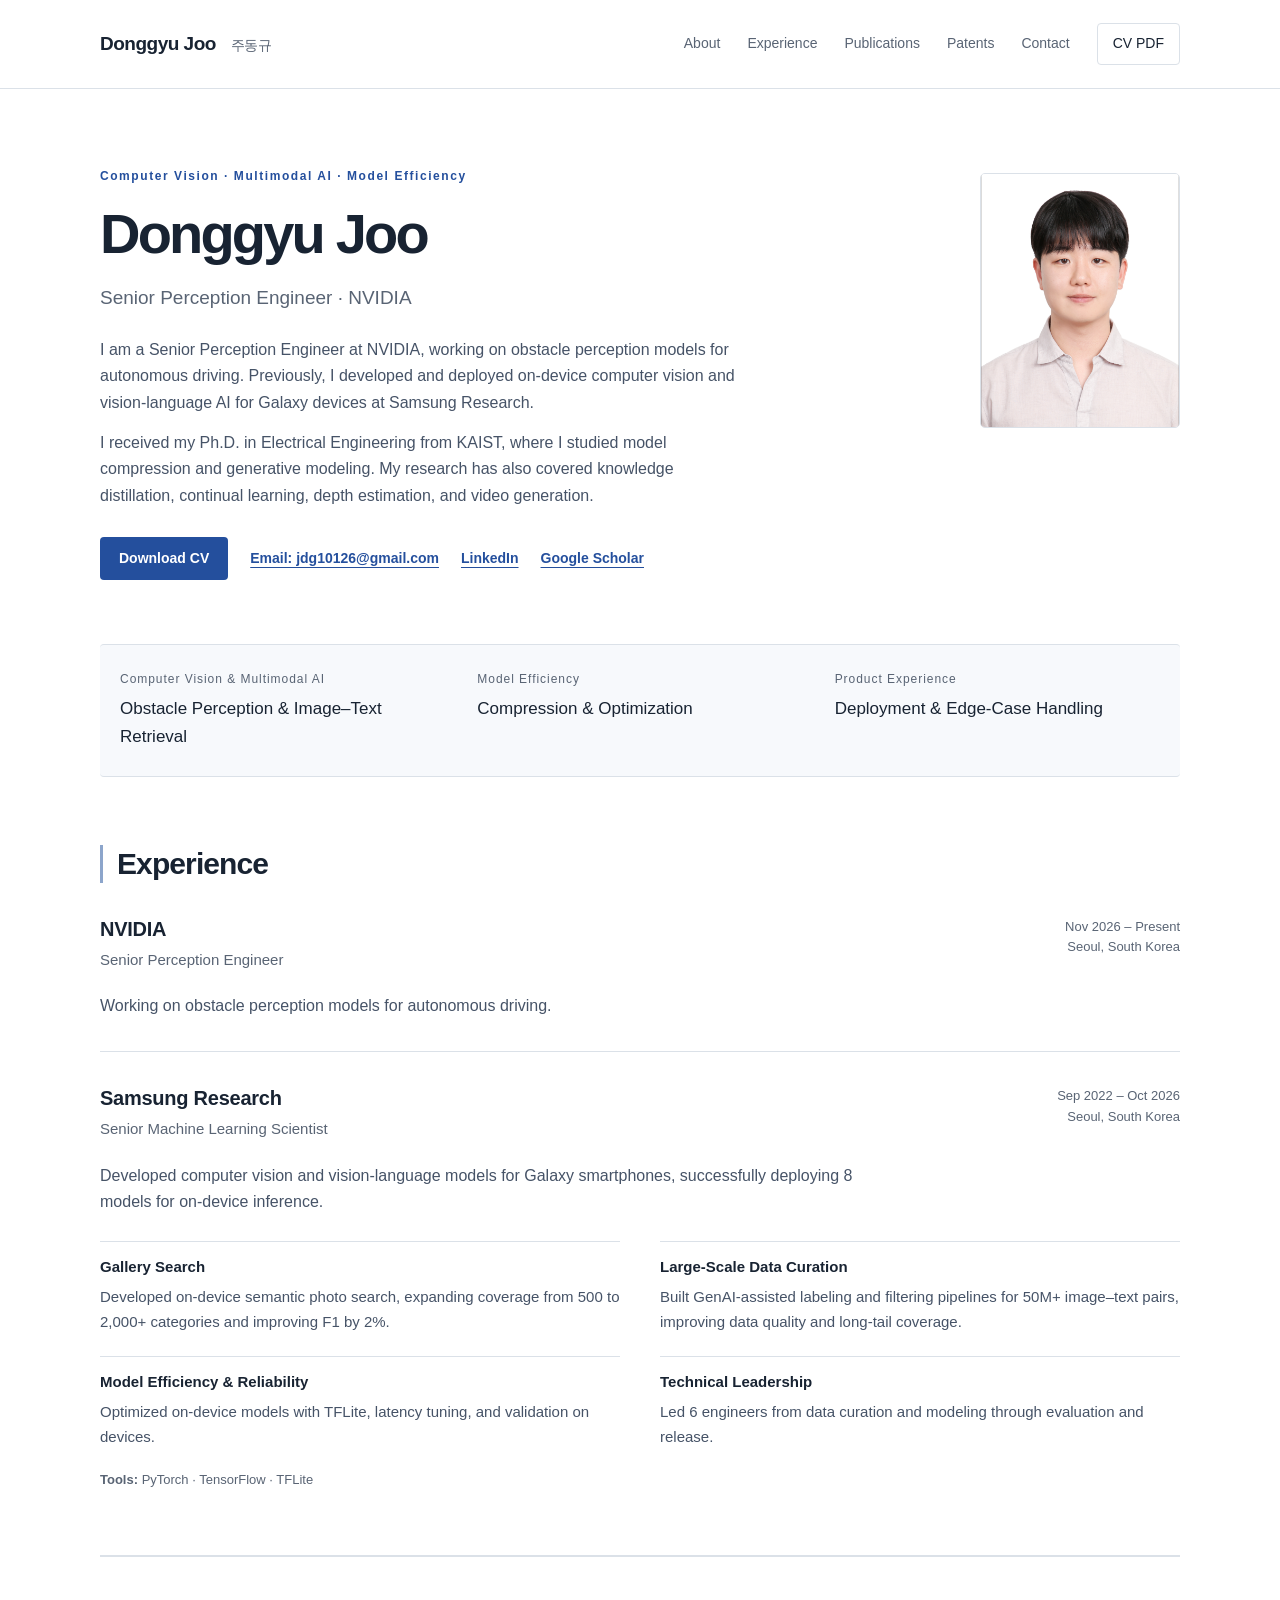
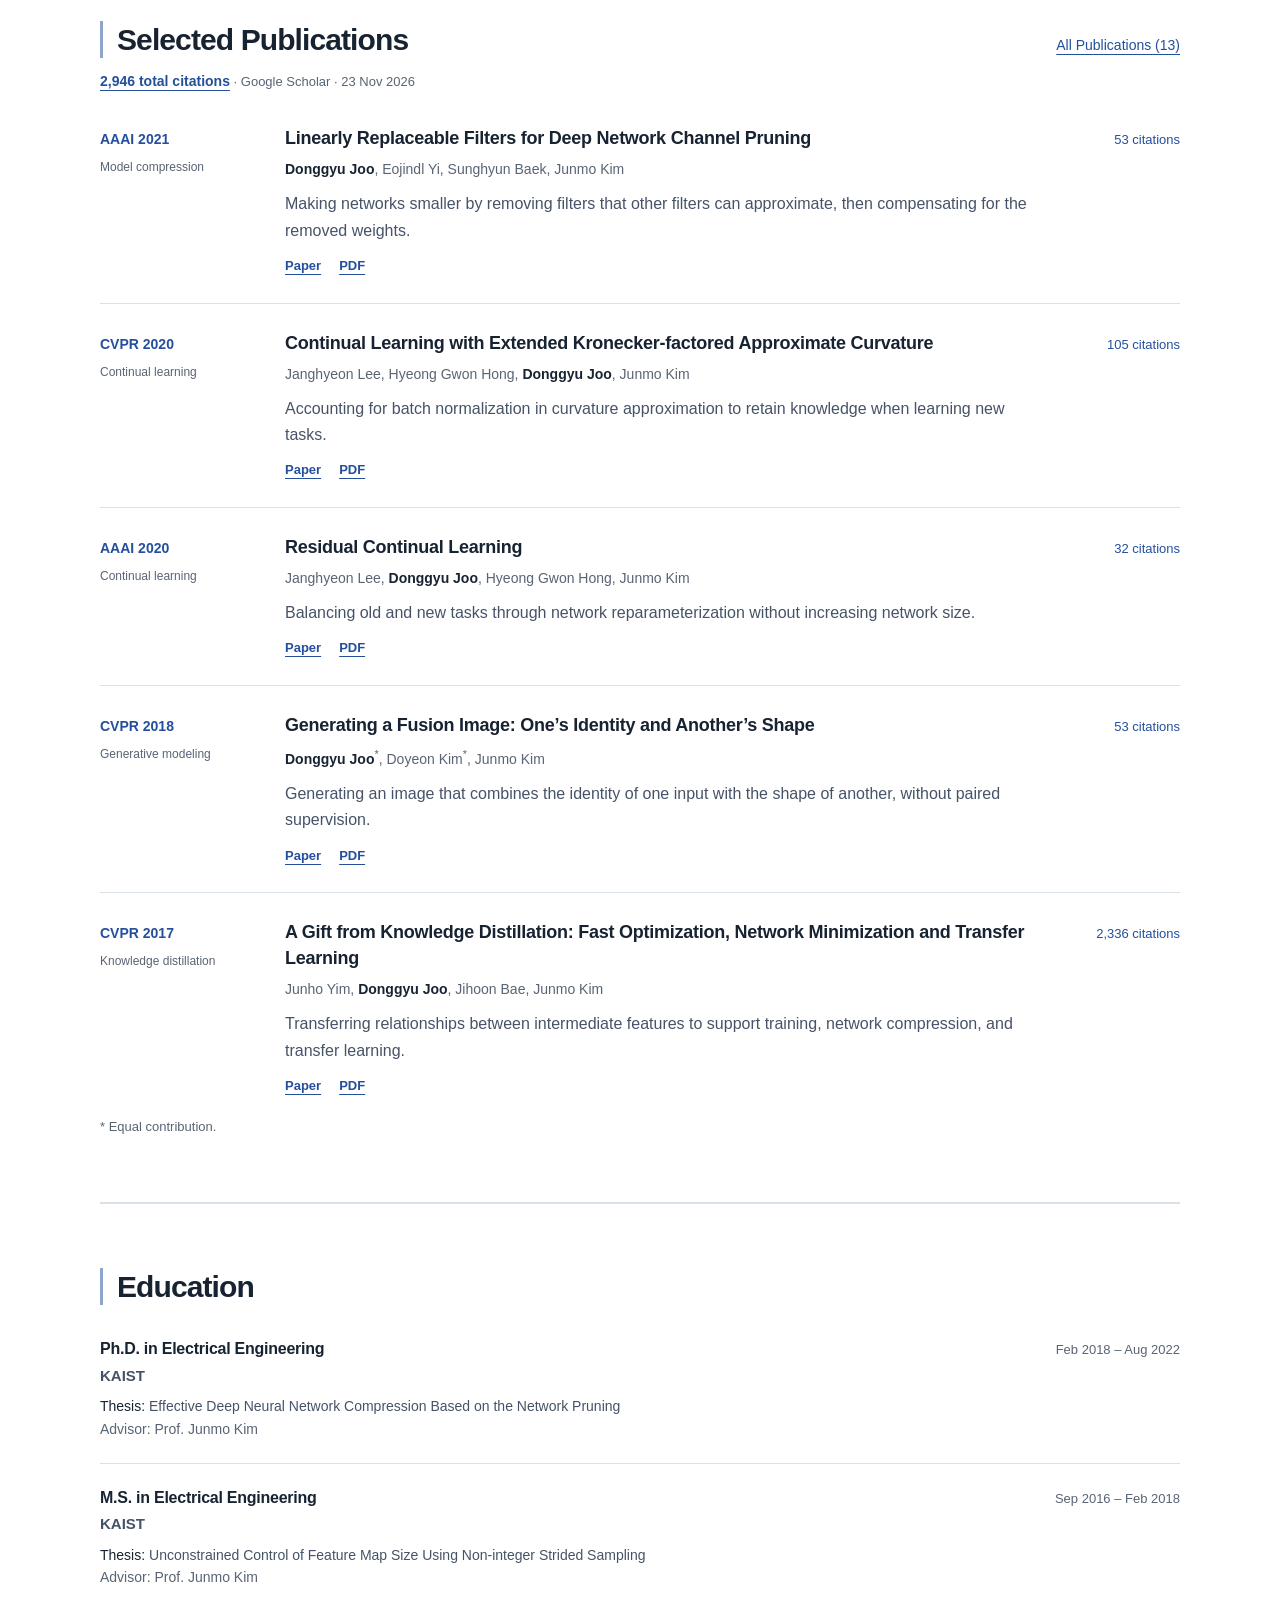
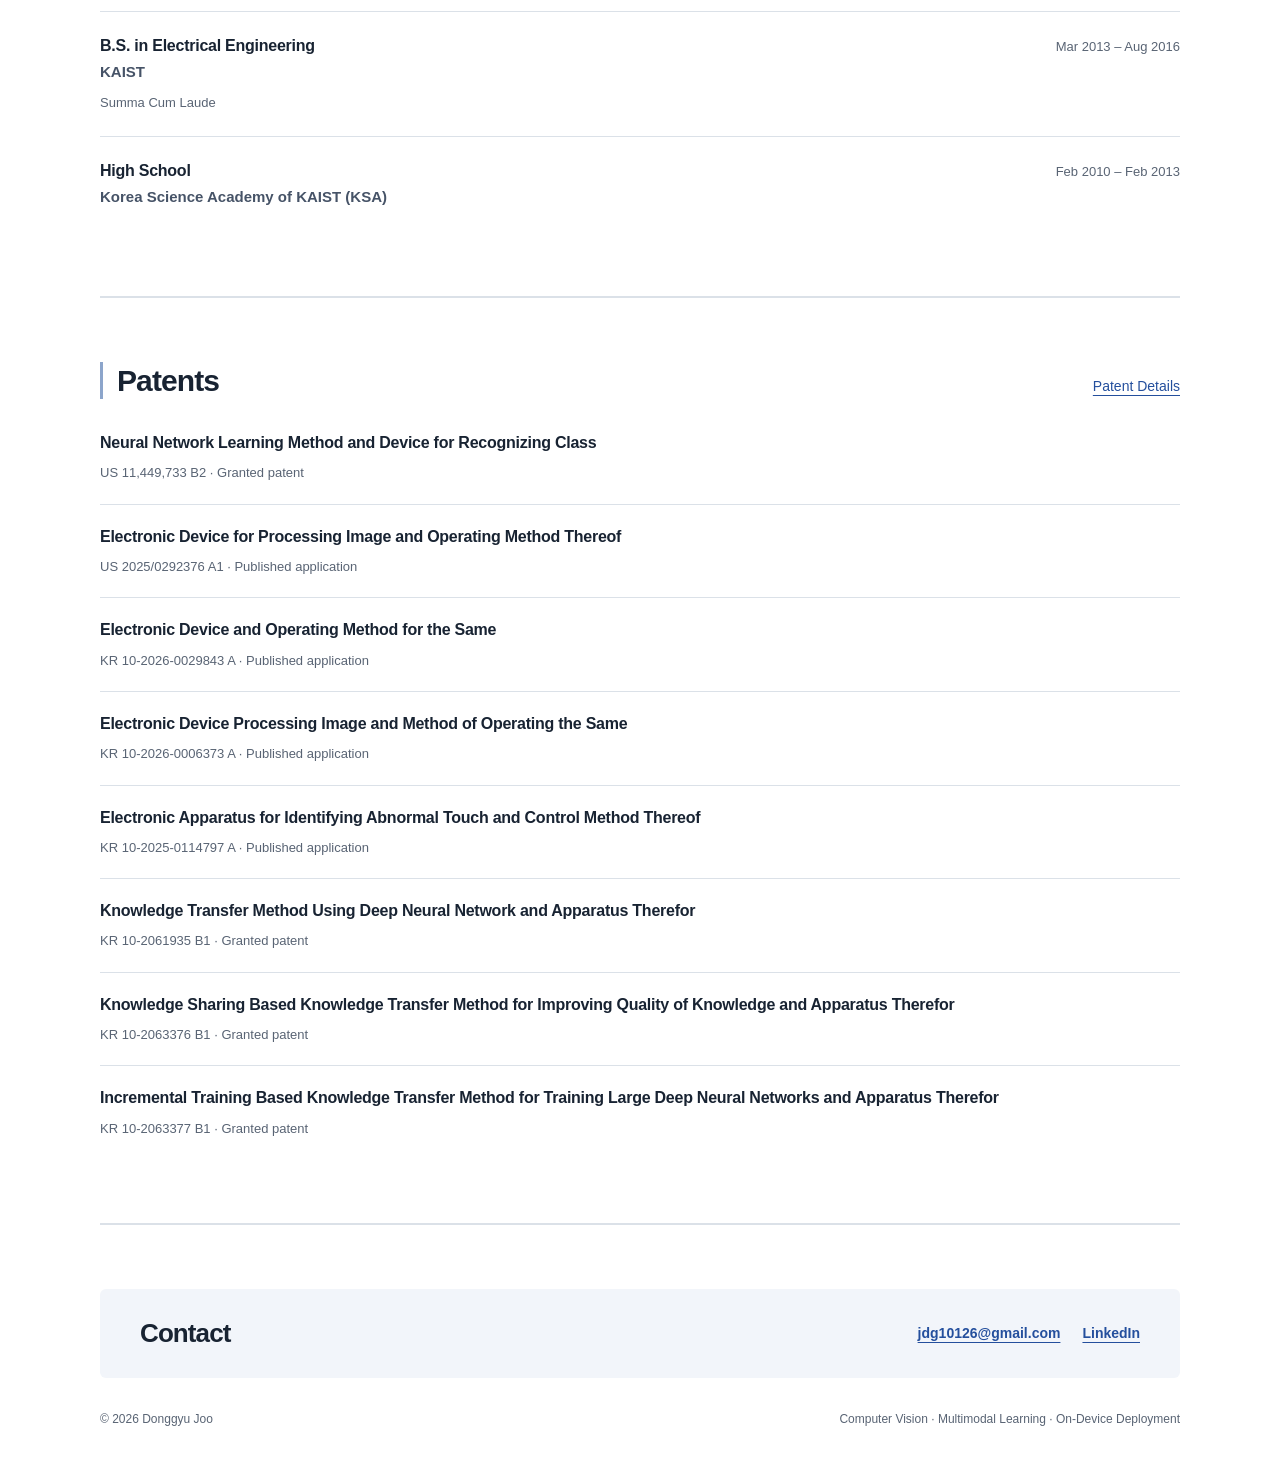
<file: index.html>
<!doctype html>
<html lang="en"><head><meta charset="utf-8"><meta name="viewport" content="width=device-width, initial-scale=1"><title>Donggyu Joo | Computer Vision &amp; Multimodal AI</title><meta name="description" content="Donggyu Joo is a Senior Perception Engineer at NVIDIA working on obstacle perception for autonomous driving, with a background in computer vision and multimodal AI."><meta name="theme-color" content="#244f9d"><meta property="og:title" content="Donggyu Joo | Computer Vision &amp; Multimodal AI"><meta property="og:description" content="Donggyu Joo is a Senior Perception Engineer at NVIDIA working on obstacle perception for autonomous driving, with a background in computer vision and multimodal AI."><meta property="og:type" content="website"><link rel="icon" href="assets/favicon.svg" type="image/svg+xml"><link rel="stylesheet" href="assets/style.css?v=68a4f2c859ad"></head>
<body><a class="skip" href="#main">Skip to content</a><header class="header"><div class="wrap nav"><a class="brand" href="index.html">Donggyu Joo <span>주동규</span></a><nav class="nav-links" aria-label="Main navigation"><a href="index.html#about">About</a><a href="index.html#experience">Experience</a><a href="publications.html">Publications</a><a href="patents.html">Patents</a><a href="index.html#contact">Contact</a><a class="nav-cv" href="assets/CV_DonggyuJoo.pdf" download data-goatcounter-click="cv-download" data-goatcounter-title="CV download click">CV PDF</a></nav></div></header>
<main id="main" class="wrap">
<section class="hero" id="about" aria-labelledby="name"><div class="hero-copy"><p class="eyebrow">Computer Vision · Multimodal AI · Model Efficiency</p><h1 id="name">Donggyu Joo</h1><p class="role">Senior Perception Engineer · NVIDIA</p><div class="bio"><p>I am a Senior Perception Engineer at NVIDIA, working on obstacle perception models for autonomous driving. Previously, I developed and deployed on-device computer vision and vision-language AI for Galaxy devices at Samsung Research.</p><p>I received my Ph.D. in Electrical Engineering from KAIST, where I studied model compression and generative modeling. My research has also covered knowledge distillation, continual learning, depth estimation, and video generation.</p></div><div class="links"><a class="button" href="assets/CV_DonggyuJoo.pdf" download data-goatcounter-click="cv-download" data-goatcounter-title="CV download click">Download CV</a><div class="profile-links"><a href="mailto:jdg10126@gmail.com">Email: jdg10126@gmail.com</a><a href="https://www.linkedin.com/in/donggyu-joo-a0a8ba22b/">LinkedIn</a><a href="https://scholar.google.com/citations?user=C5ULtbwAAAAJ&amp;hl=en">Google Scholar</a></div></div></div><figure class="portrait"><img src="assets/donggyu-joo.jpg" width="200" height="255" alt="Portrait of Donggyu Joo" fetchpriority="high"></figure></section>
<div class="focus-strip" aria-label="Research and engineering focus"><div><p class="label">Computer Vision &amp; Multimodal AI</p><p class="value">Obstacle Perception &amp; Image–Text Retrieval</p></div><div><p class="label">Model Efficiency</p><p class="value">Compression &amp; Optimization</p></div><div><p class="label">Product Experience</p><p class="value">Deployment &amp; Edge-Case Handling</p></div></div>
<section class="section" id="experience" aria-labelledby="experience-heading">
<div class="section-heading"><h2 id="experience-heading">Experience</h2></div>
<article class="employment">
<header class="employment-heading">
<div><h3>NVIDIA</h3><p class="employment-role">Senior Perception Engineer</p></div>
<p class="employment-meta">Nov 2026 – Present<span>Seoul, South Korea</span></p>
</header>
<p class="summary">Working on obstacle perception models for autonomous driving.</p>
</article>
<article class="employment">
<header class="employment-heading">
<div><h3>Samsung Research</h3><p class="employment-role">Senior Machine Learning Scientist</p></div>
<p class="employment-meta">Sep 2022 – Oct 2026<span>Seoul, South Korea</span></p>
</header>
<p class="summary">Developed computer vision and vision-language models for Galaxy smartphones, successfully deploying 8 models for on-device inference.</p>
<div class="contribution-list">
<section class="contribution-row"><h4>Gallery Search</h4><p>Developed on-device semantic photo search, expanding coverage from 500 to 2,000+ categories and improving F1 by 2%.</p></section>
<section class="contribution-row"><h4>Large-Scale Data Curation</h4><p>Built GenAI-assisted labeling and filtering pipelines for 50M+ image–text pairs, improving data quality and long-tail coverage.</p></section>
<section class="contribution-row"><h4>Model Efficiency &amp; Reliability</h4><p>Optimized on-device models with TFLite, latency tuning, and validation on devices.</p></section>
<section class="contribution-row"><h4>Technical Leadership</h4><p>Led 6 engineers from data curation and modeling through evaluation and release.</p></section>
</div>
<p class="experience-tools"><span>Tools:</span> PyTorch · TensorFlow · TFLite</p>
</article>
</section>
<section class="section" id="publications"><div class="section-heading"><div><h2>Selected Publications</h2><p class="citation-summary"><a href="https://scholar.google.com/citations?user=C5ULtbwAAAAJ&amp;hl=en">2,946 total citations</a> <span>· Google Scholar · 23 Nov 2026</span></p></div><a href="publications.html">All Publications (13)</a></div><div><article class="pub" id="lrf"><div class="venue">AAAI 2021<span class="topic">Model compression</span></div><div><div class="pub-heading"><h3><a href="https://ojs.aaai.org/index.php/AAAI/article/view/16978">Linearly Replaceable Filters for Deep Network Channel Pruning</a></h3><span class="citation-count" title="Google Scholar · 23 Nov 2026">53 citations</span></div><p class="authors"><strong>Donggyu Joo</strong>, Eojindl Yi, Sunghyun Baek, Junmo Kim</p><p class="summary">Making networks smaller by removing filters that other filters can approximate, then compensating for the removed weights.</p><div class="links"><a href="https://ojs.aaai.org/index.php/AAAI/article/view/16978">Paper</a><a href="https://ojs.aaai.org/index.php/AAAI/article/download/16978/16785">PDF</a></div></div></article><article class="pub" id="ekfac"><div class="venue">CVPR 2020<span class="topic">Continual learning</span></div><div><div class="pub-heading"><h3><a href="https://openaccess.thecvf.com/content_CVPR_2020/html/Lee_Continual_Learning_With_Extended_Kronecker-Factored_Approximate_Curvature_CVPR_2020_paper.html">Continual Learning with Extended Kronecker-factored Approximate Curvature</a></h3><span class="citation-count" title="Google Scholar · 23 Nov 2026">105 citations</span></div><p class="authors">Janghyeon Lee, Hyeong Gwon Hong, <strong>Donggyu Joo</strong>, Junmo Kim</p><p class="summary">Accounting for batch normalization in curvature approximation to retain knowledge when learning new tasks.</p><div class="links"><a href="https://openaccess.thecvf.com/content_CVPR_2020/html/Lee_Continual_Learning_With_Extended_Kronecker-Factored_Approximate_Curvature_CVPR_2020_paper.html">Paper</a><a href="https://openaccess.thecvf.com/content_CVPR_2020/papers/Lee_Continual_Learning_With_Extended_Kronecker-Factored_Approximate_Curvature_CVPR_2020_paper.pdf">PDF</a></div></div></article><article class="pub" id="rescl"><div class="venue">AAAI 2020<span class="topic">Continual learning</span></div><div><div class="pub-heading"><h3><a href="https://ojs.aaai.org/index.php/AAAI/article/view/5884">Residual Continual Learning</a></h3><span class="citation-count" title="Google Scholar · 23 Nov 2026">32 citations</span></div><p class="authors">Janghyeon Lee, <strong>Donggyu Joo</strong>, Hyeong Gwon Hong, Junmo Kim</p><p class="summary">Balancing old and new tasks through network reparameterization without increasing network size.</p><div class="links"><a href="https://ojs.aaai.org/index.php/AAAI/article/view/5884">Paper</a><a href="https://ojs.aaai.org/index.php/AAAI/article/download/5884/5740">PDF</a></div></div></article><article class="pub" id="fusion"><div class="venue">CVPR 2018<span class="topic">Generative modeling</span></div><div><div class="pub-heading"><h3><a href="https://openaccess.thecvf.com/content_cvpr_2018/html/Joo_Generating_a_Fusion_CVPR_2018_paper.html">Generating a Fusion Image: One’s Identity and Another’s Shape</a></h3><span class="citation-count" title="Google Scholar · 23 Nov 2026">53 citations</span></div><p class="authors"><strong>Donggyu Joo</strong><sup>*</sup>, Doyeon Kim<sup>*</sup>, Junmo Kim</p><p class="summary">Generating an image that combines the identity of one input with the shape of another, without paired supervision.</p><div class="links"><a href="https://openaccess.thecvf.com/content_cvpr_2018/html/Joo_Generating_a_Fusion_CVPR_2018_paper.html">Paper</a><a href="https://openaccess.thecvf.com/content_cvpr_2018/papers/Joo_Generating_a_Fusion_CVPR_2018_paper.pdf">PDF</a></div></div></article><article class="pub" id="gift"><div class="venue">CVPR 2017<span class="topic">Knowledge distillation</span></div><div><div class="pub-heading"><h3><a href="https://openaccess.thecvf.com/content_cvpr_2017/html/Yim_A_Gift_From_CVPR_2017_paper.html">A Gift from Knowledge Distillation: Fast Optimization, Network Minimization and Transfer Learning</a></h3><span class="citation-count" title="Google Scholar · 23 Nov 2026">2,336 citations</span></div><p class="authors">Junho Yim, <strong>Donggyu Joo</strong>, Jihoon Bae, Junmo Kim</p><p class="summary">Transferring relationships between intermediate features to support training, network compression, and transfer learning.</p><div class="links"><a href="https://openaccess.thecvf.com/content_cvpr_2017/html/Yim_A_Gift_From_CVPR_2017_paper.html">Paper</a><a href="https://openaccess.thecvf.com/content_cvpr_2017/papers/Yim_A_Gift_From_CVPR_2017_paper.pdf">PDF</a></div></div></article></div><p class="small-note">* Equal contribution.</p></section>
<section class="section" id="education" aria-labelledby="education-heading"><div class="section-heading"><h2 id="education-heading">Education</h2></div><div class="education-list">
<article class="education-row"><div class="education-title"><div class="education-identity"><h3>Ph.D. in Electrical Engineering</h3><p class="education-school">KAIST</p></div><p class="education-years">Feb 2018 – Aug 2022</p></div><p class="thesis"><span>Thesis:</span> Effective Deep Neural Network Compression Based on the Network Pruning</p><p>Advisor: Prof. Junmo Kim</p></article>
<article class="education-row"><div class="education-title"><div class="education-identity"><h3>M.S. in Electrical Engineering</h3><p class="education-school">KAIST</p></div><p class="education-years">Sep 2016 – Feb 2018</p></div><p class="thesis"><span>Thesis:</span> Unconstrained Control of Feature Map Size Using Non-integer Strided Sampling</p><p>Advisor: Prof. Junmo Kim</p></article>
<article class="education-row"><div class="education-title"><div class="education-identity"><h3>B.S. in Electrical Engineering</h3><p class="education-school">KAIST</p></div><p class="education-years">Mar 2013 – Aug 2016</p></div><p class="education-honor">Summa Cum Laude</p></article>
<article class="education-row"><div class="education-title"><div class="education-identity"><h3>High School</h3><p class="education-school">Korea Science Academy of KAIST (KSA)</p></div><p class="education-years">Feb 2010 – Feb 2013</p></div></article>
</div></section>
<section class="section" id="patents" aria-labelledby="patents-heading"><div class="section-heading"><h2 id="patents-heading">Patents</h2><a href="patents.html">Patent Details</a></div><div class="patent-list"><article class="patent-preview"><h3><a href="patents.html#us-class">Neural Network Learning Method and Device for Recognizing Class</a></h3><p>US 11,449,733 B2 · Granted patent</p></article><article class="patent-preview"><h3><a href="patents.html#us-image">Electronic Device for Processing Image and Operating Method Thereof</a></h3><p>US 2025/0292376 A1 · Published application</p></article><article class="patent-preview"><h3><a href="patents.html#kr-device">Electronic Device and Operating Method for the Same</a></h3><p>KR 10-2026-0029843 A · Published application</p></article><article class="patent-preview"><h3><a href="patents.html#kr-image">Electronic Device Processing Image and Method of Operating the Same</a></h3><p>KR 10-2026-0006373 A · Published application</p></article><article class="patent-preview"><h3><a href="patents.html#kr-touch">Electronic Apparatus for Identifying Abnormal Touch and Control Method Thereof</a></h3><p>KR 10-2025-0114797 A · Published application</p></article><article class="patent-preview"><h3><a href="patents.html#kr-transfer">Knowledge Transfer Method Using Deep Neural Network and Apparatus Therefor</a></h3><p>KR 10-2061935 B1 · Granted patent</p></article><article class="patent-preview"><h3><a href="patents.html#kr-sharing">Knowledge Sharing Based Knowledge Transfer Method for Improving Quality of Knowledge and Apparatus Therefor</a></h3><p>KR 10-2063376 B1 · Granted patent</p></article><article class="patent-preview"><h3><a href="patents.html#kr-incremental">Incremental Training Based Knowledge Transfer Method for Training Large Deep Neural Networks and Apparatus Therefor</a></h3><p>KR 10-2063377 B1 · Granted patent</p></article></div></section>
<section class="contact" id="contact"><div><h2>Contact</h2></div><div class="links"><a href="mailto:jdg10126@gmail.com">jdg10126@gmail.com</a><a href="https://www.linkedin.com/in/donggyu-joo-a0a8ba22b/">LinkedIn</a></div></section></main><footer class="wrap footer"><span>© 2026 Donggyu Joo</span><span>Computer Vision · Multimodal Learning · On-Device Deployment</span></footer></body></html>
</file>
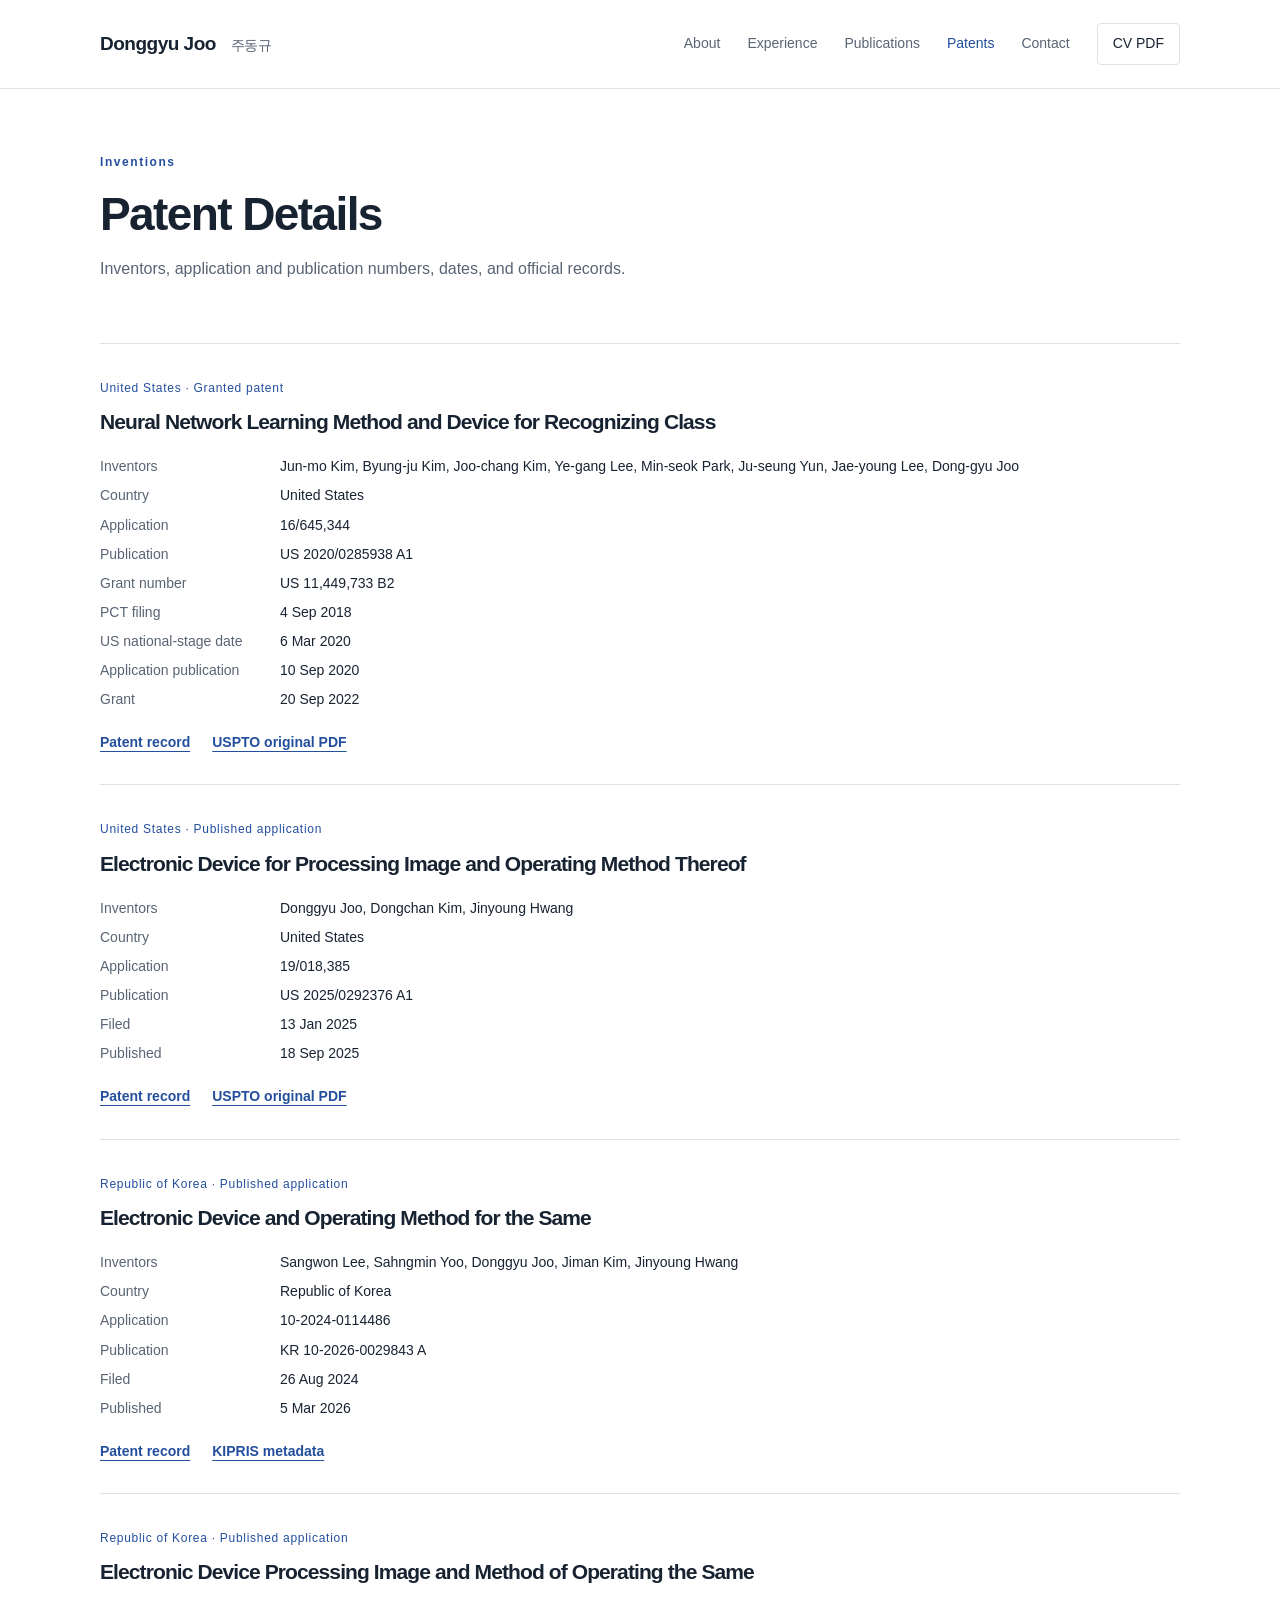
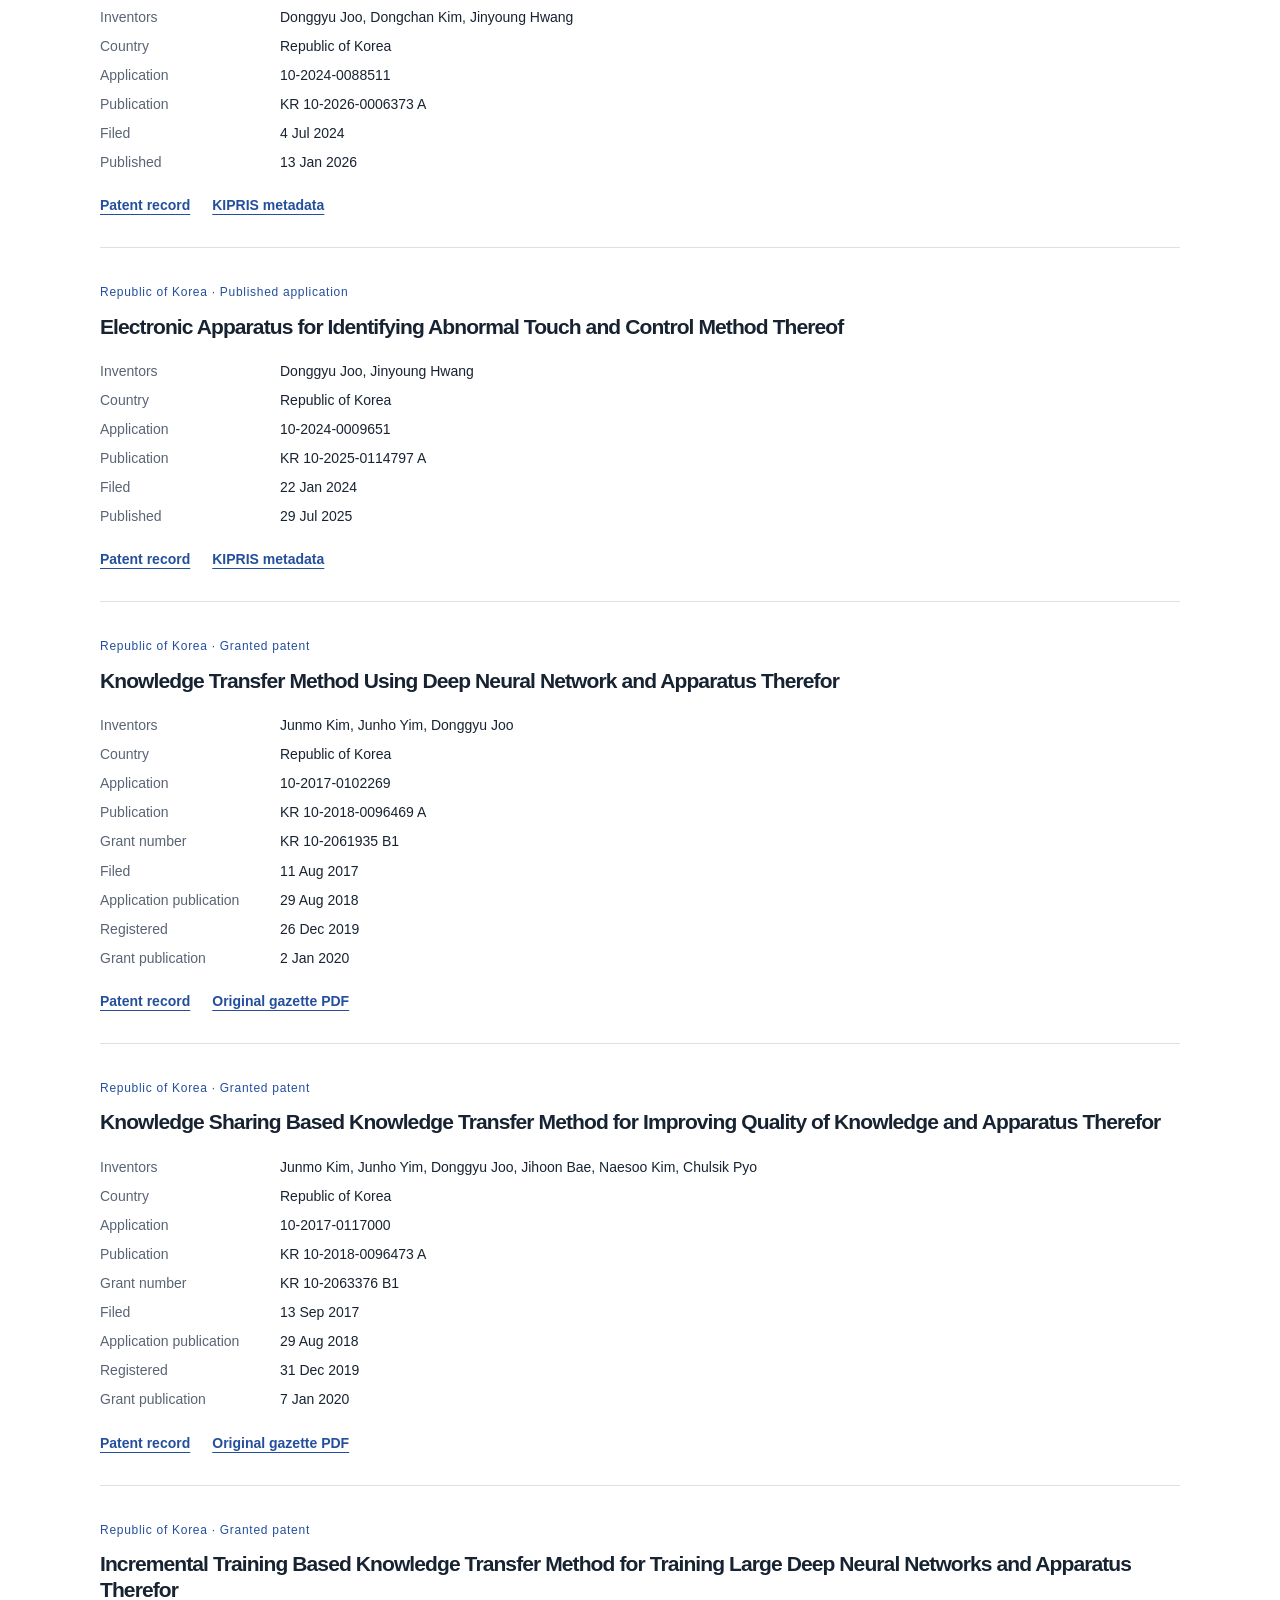
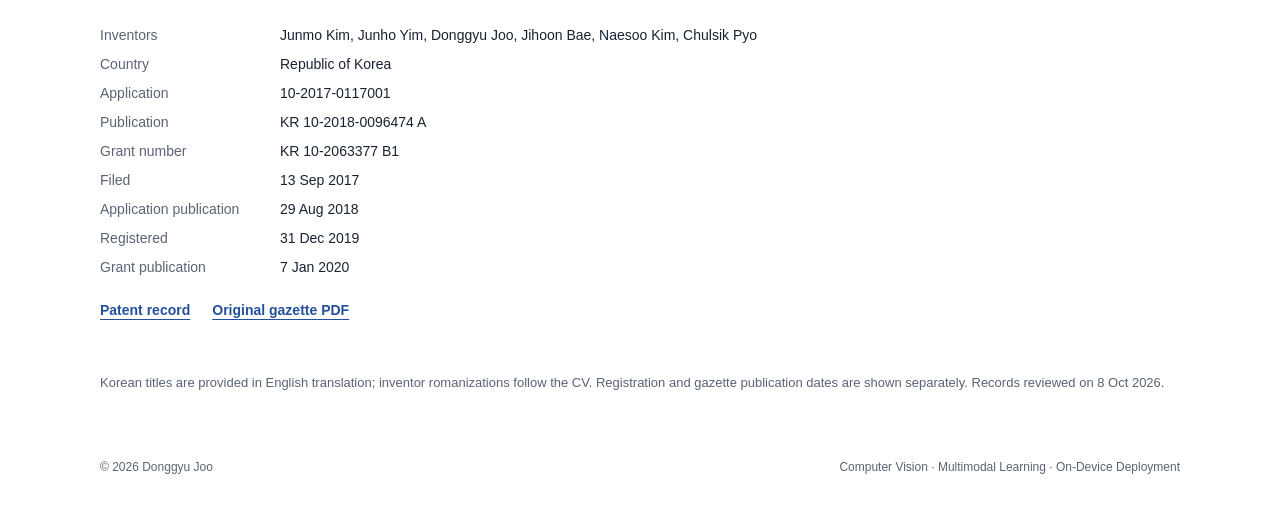
<file: patents.html>
<!doctype html>
<html lang="en"><head><meta charset="utf-8"><meta name="viewport" content="width=device-width, initial-scale=1"><title>Patent Details | Donggyu Joo</title><meta name="description" content="Public patent records for inventions by Donggyu Joo in neural network learning, knowledge transfer, and image processing."><meta name="theme-color" content="#244f9d"><meta property="og:title" content="Patent Details | Donggyu Joo"><meta property="og:description" content="Public patent records for inventions by Donggyu Joo in neural network learning, knowledge transfer, and image processing."><meta property="og:type" content="website"><link rel="icon" href="assets/favicon.svg" type="image/svg+xml"><link rel="stylesheet" href="assets/style.css?v=68a4f2c859ad"></head>
<body><a class="skip" href="#main">Skip to content</a><header class="header"><div class="wrap nav"><a class="brand" href="index.html">Donggyu Joo <span>주동규</span></a><nav class="nav-links" aria-label="Main navigation"><a href="index.html#about">About</a><a href="index.html#experience">Experience</a><a href="publications.html">Publications</a><a href="patents.html" aria-current="page">Patents</a><a href="index.html#contact">Contact</a><a class="nav-cv" href="assets/CV_DonggyuJoo.pdf" download data-goatcounter-click="cv-download" data-goatcounter-title="CV download click">CV PDF</a></nav></div></header>
<main id="main" class="wrap"><div class="page-intro"><p class="eyebrow">Inventions</p><h1>Patent Details</h1><p>Inventors, application and publication numbers, dates, and official records.</p></div><article class="patent" id="us-class"><span class="status">United States · Granted patent</span><h2>Neural Network Learning Method and Device for Recognizing Class</h2><dl><dt>Inventors</dt><dd>Jun-mo Kim, Byung-ju Kim, Joo-chang Kim, Ye-gang Lee, Min-seok Park, Ju-seung Yun, Jae-young Lee, Dong-gyu Joo</dd><dt>Country</dt><dd>United States</dd><dt>Application</dt><dd>16/645,344</dd><dt>Publication</dt><dd>US 2020/0285938 A1</dd><dt>Grant number</dt><dd>US 11,449,733 B2</dd><dt>PCT filing</dt><dd>4 Sep 2018</dd><dt>US national-stage date</dt><dd>6 Mar 2020</dd><dt>Application publication</dt><dd>10 Sep 2020</dd><dt>Grant</dt><dd>20 Sep 2022</dd></dl><div class="links"><a href="https://patents.google.com/patent/US11449733B2/en">Patent record</a><a href="https://image-ppubs.uspto.gov/dirsearch-public/print/downloadPdf/11449733">USPTO original PDF</a></div></article><article class="patent" id="us-image"><span class="status">United States · Published application</span><h2>Electronic Device for Processing Image and Operating Method Thereof</h2><dl><dt>Inventors</dt><dd>Donggyu Joo, Dongchan Kim, Jinyoung Hwang</dd><dt>Country</dt><dd>United States</dd><dt>Application</dt><dd>19/018,385</dd><dt>Publication</dt><dd>US 2025/0292376 A1</dd><dt>Filed</dt><dd>13 Jan 2025</dd><dt>Published</dt><dd>18 Sep 2025</dd></dl><div class="links"><a href="https://patents.google.com/patent/US20250292376A1/en">Patent record</a><a href="https://image-ppubs.uspto.gov/dirsearch-public/print/downloadPdf/20250292376">USPTO original PDF</a></div></article><article class="patent" id="kr-device"><span class="status">Republic of Korea · Published application</span><h2>Electronic Device and Operating Method for the Same</h2><dl><dt>Inventors</dt><dd>Sangwon Lee, Sahngmin Yoo, Donggyu Joo, Jiman Kim, Jinyoung Hwang</dd><dt>Country</dt><dd>Republic of Korea</dd><dt>Application</dt><dd>10-2024-0114486</dd><dt>Publication</dt><dd>KR 10-2026-0029843 A</dd><dt>Filed</dt><dd>26 Aug 2024</dd><dt>Published</dt><dd>5 Mar 2026</dd></dl><div class="links"><a href="https://patents.google.com/patent/KR20260029843A/en">Patent record</a><a href="https://www.kipris.or.kr/kpa/biblioa.do?method=biblioMain_biblio&amp;key=KR%2C202600029843A0">KIPRIS metadata</a></div></article><article class="patent" id="kr-image"><span class="status">Republic of Korea · Published application</span><h2>Electronic Device Processing Image and Method of Operating the Same</h2><dl><dt>Inventors</dt><dd>Donggyu Joo, Dongchan Kim, Jinyoung Hwang</dd><dt>Country</dt><dd>Republic of Korea</dd><dt>Application</dt><dd>10-2024-0088511</dd><dt>Publication</dt><dd>KR 10-2026-0006373 A</dd><dt>Filed</dt><dd>4 Jul 2024</dd><dt>Published</dt><dd>13 Jan 2026</dd></dl><div class="links"><a href="https://patents.google.com/patent/KR20260006373A/en">Patent record</a><a href="https://www.kipris.or.kr/kpa/biblioa.do?method=biblioMain_biblio&amp;key=KR%2C202600006373A0">KIPRIS metadata</a></div></article><article class="patent" id="kr-touch"><span class="status">Republic of Korea · Published application</span><h2>Electronic Apparatus for Identifying Abnormal Touch and Control Method Thereof</h2><dl><dt>Inventors</dt><dd>Donggyu Joo, Jinyoung Hwang</dd><dt>Country</dt><dd>Republic of Korea</dd><dt>Application</dt><dd>10-2024-0009651</dd><dt>Publication</dt><dd>KR 10-2025-0114797 A</dd><dt>Filed</dt><dd>22 Jan 2024</dd><dt>Published</dt><dd>29 Jul 2025</dd></dl><div class="links"><a href="https://patents.google.com/patent/KR20250114797A/en">Patent record</a><a href="https://www.kipris.or.kr/kpa/biblioa.do?method=biblioMain_biblio&amp;key=KR%2C202500114797A0">KIPRIS metadata</a></div></article><article class="patent" id="kr-transfer"><span class="status">Republic of Korea · Granted patent</span><h2>Knowledge Transfer Method Using Deep Neural Network and Apparatus Therefor</h2><dl><dt>Inventors</dt><dd>Junmo Kim, Junho Yim, Donggyu Joo</dd><dt>Country</dt><dd>Republic of Korea</dd><dt>Application</dt><dd>10-2017-0102269</dd><dt>Publication</dt><dd>KR 10-2018-0096469 A</dd><dt>Grant number</dt><dd>KR 10-2061935 B1</dd><dt>Filed</dt><dd>11 Aug 2017</dd><dt>Application publication</dt><dd>29 Aug 2018</dd><dt>Registered</dt><dd>26 Dec 2019</dd><dt>Grant publication</dt><dd>2 Jan 2020</dd></dl><div class="links"><a href="https://patents.google.com/patent/KR102061935B1/en">Patent record</a><a href="https://patentimages.storage.googleapis.com/89/4c/18/27d4776bf8ce29/KR102061935B1.pdf">Original gazette PDF</a></div></article><article class="patent" id="kr-sharing"><span class="status">Republic of Korea · Granted patent</span><h2>Knowledge Sharing Based Knowledge Transfer Method for Improving Quality of Knowledge and Apparatus Therefor</h2><dl><dt>Inventors</dt><dd>Junmo Kim, Junho Yim, Donggyu Joo, Jihoon Bae, Naesoo Kim, Chulsik Pyo</dd><dt>Country</dt><dd>Republic of Korea</dd><dt>Application</dt><dd>10-2017-0117000</dd><dt>Publication</dt><dd>KR 10-2018-0096473 A</dd><dt>Grant number</dt><dd>KR 10-2063376 B1</dd><dt>Filed</dt><dd>13 Sep 2017</dd><dt>Application publication</dt><dd>29 Aug 2018</dd><dt>Registered</dt><dd>31 Dec 2019</dd><dt>Grant publication</dt><dd>7 Jan 2020</dd></dl><div class="links"><a href="https://patents.google.com/patent/KR102063376B1/en">Patent record</a><a href="https://patentimages.storage.googleapis.com/de/9d/45/42905ed94d718d/KR102063376B1.pdf">Original gazette PDF</a></div></article><article class="patent" id="kr-incremental"><span class="status">Republic of Korea · Granted patent</span><h2>Incremental Training Based Knowledge Transfer Method for Training Large Deep Neural Networks and Apparatus Therefor</h2><dl><dt>Inventors</dt><dd>Junmo Kim, Junho Yim, Donggyu Joo, Jihoon Bae, Naesoo Kim, Chulsik Pyo</dd><dt>Country</dt><dd>Republic of Korea</dd><dt>Application</dt><dd>10-2017-0117001</dd><dt>Publication</dt><dd>KR 10-2018-0096474 A</dd><dt>Grant number</dt><dd>KR 10-2063377 B1</dd><dt>Filed</dt><dd>13 Sep 2017</dd><dt>Application publication</dt><dd>29 Aug 2018</dd><dt>Registered</dt><dd>31 Dec 2019</dd><dt>Grant publication</dt><dd>7 Jan 2020</dd></dl><div class="links"><a href="https://patents.google.com/patent/KR102063377B1/en">Patent record</a><a href="https://patentimages.storage.googleapis.com/fb/51/28/338812749e313a/KR102063377B1.pdf">Original gazette PDF</a></div></article><p class="small-note archive-end">Korean titles are provided in English translation; inventor romanizations follow the CV. Registration and gazette publication dates are shown separately. Records reviewed on 8 Oct 2026.</p></main><footer class="wrap footer"><span>© 2026 Donggyu Joo</span><span>Computer Vision · Multimodal Learning · On-Device Deployment</span></footer></body></html>
</file>
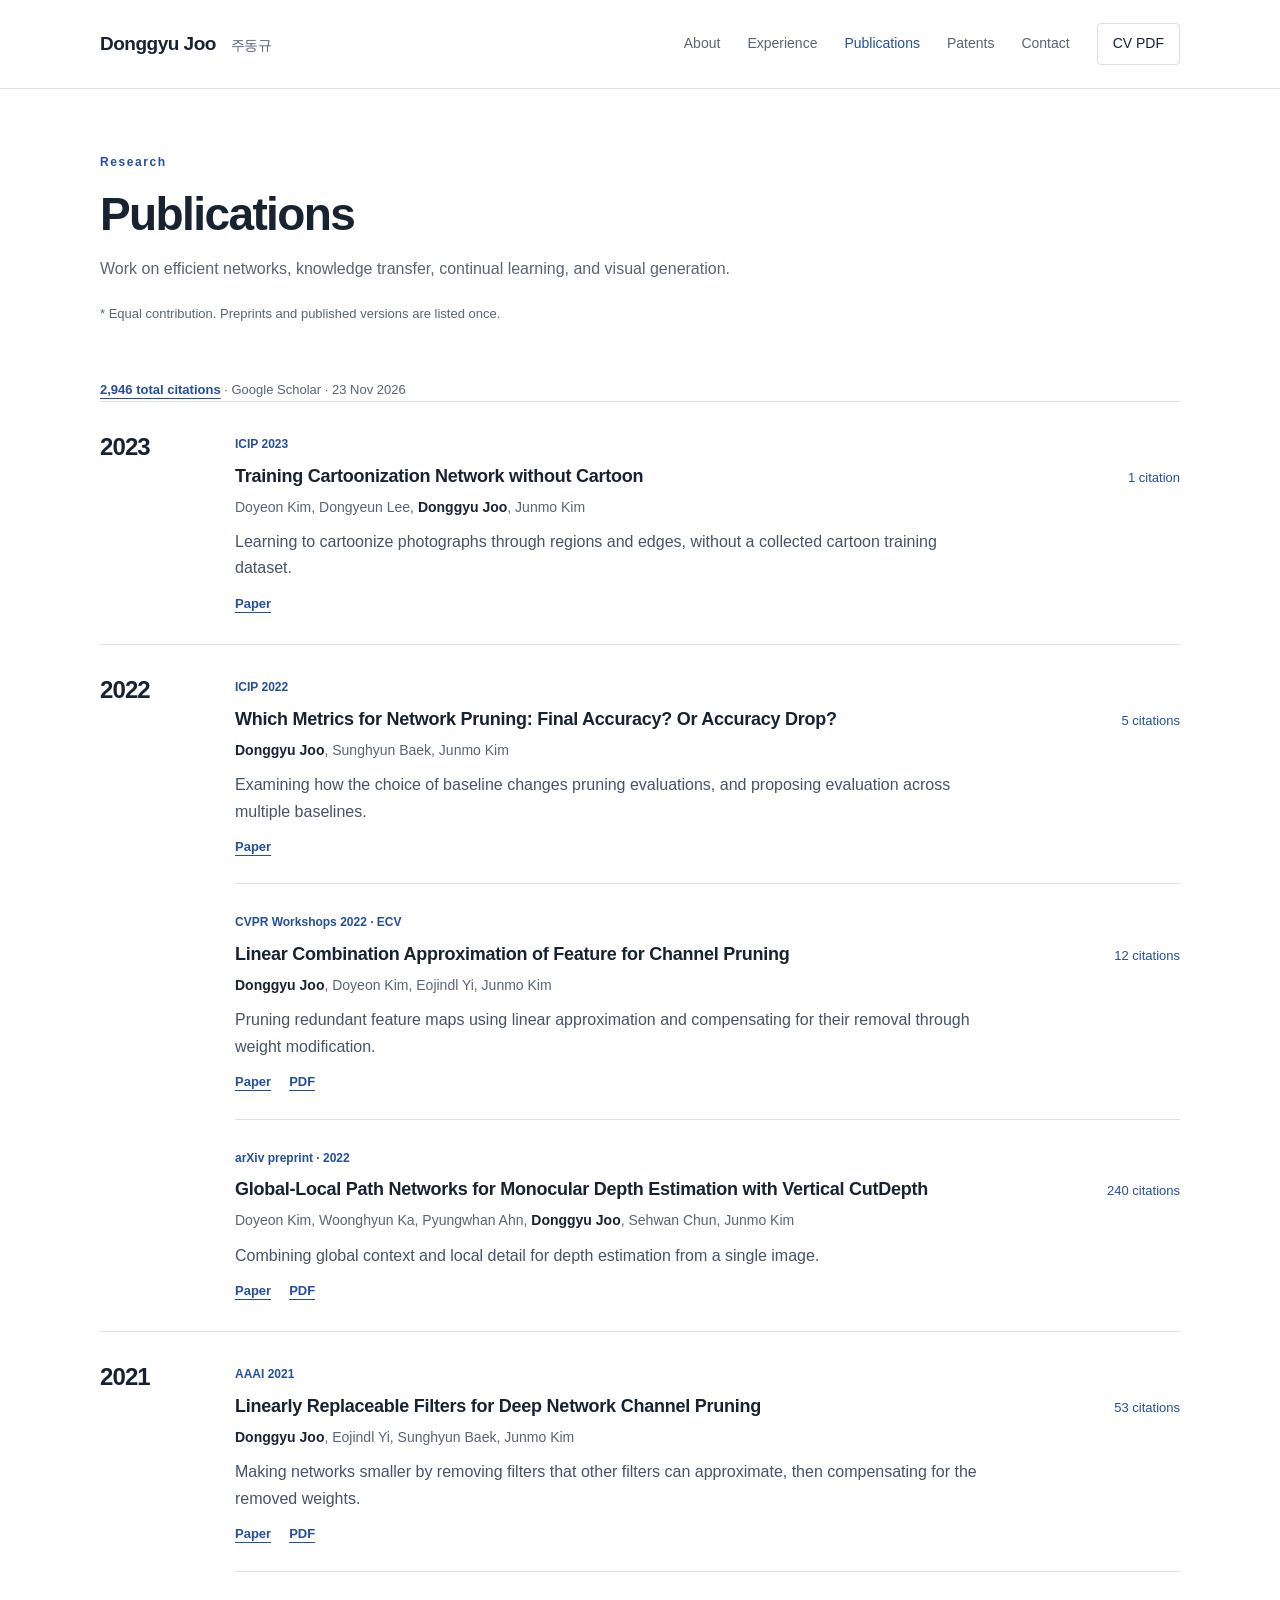
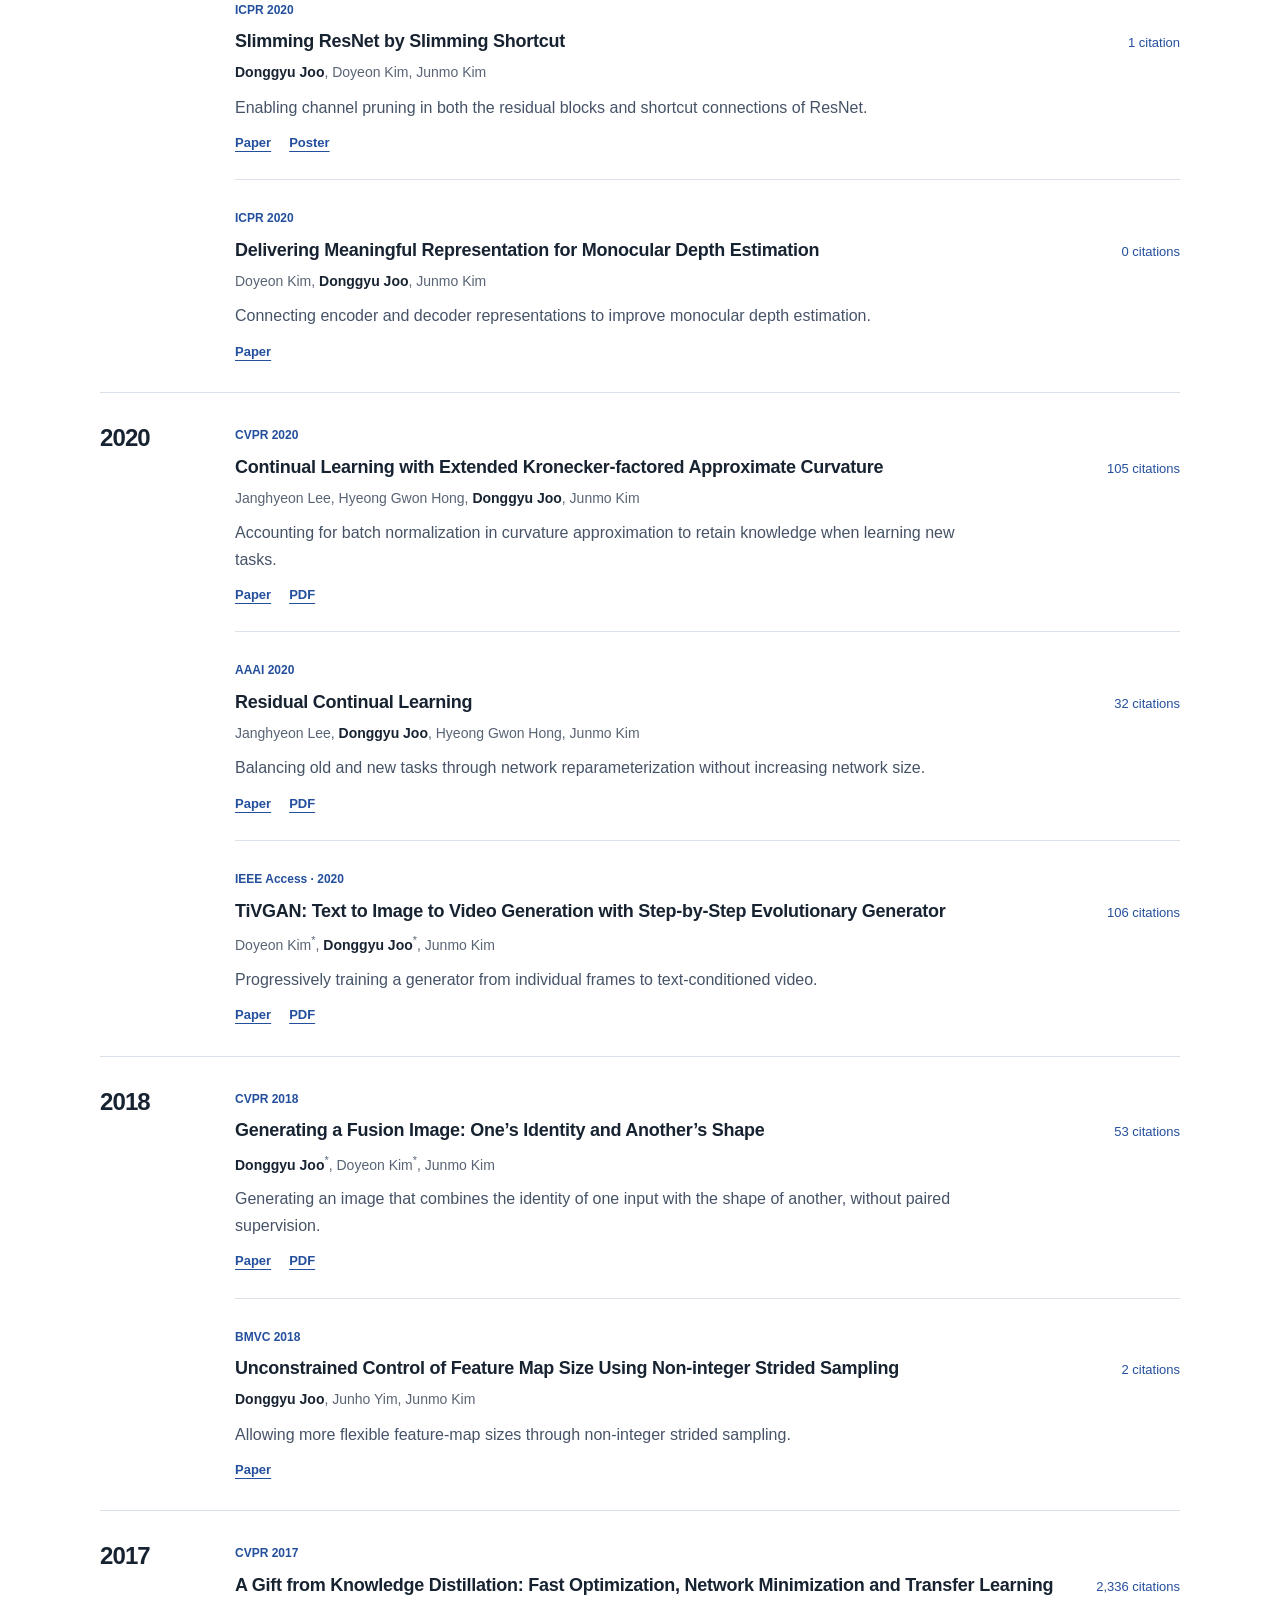
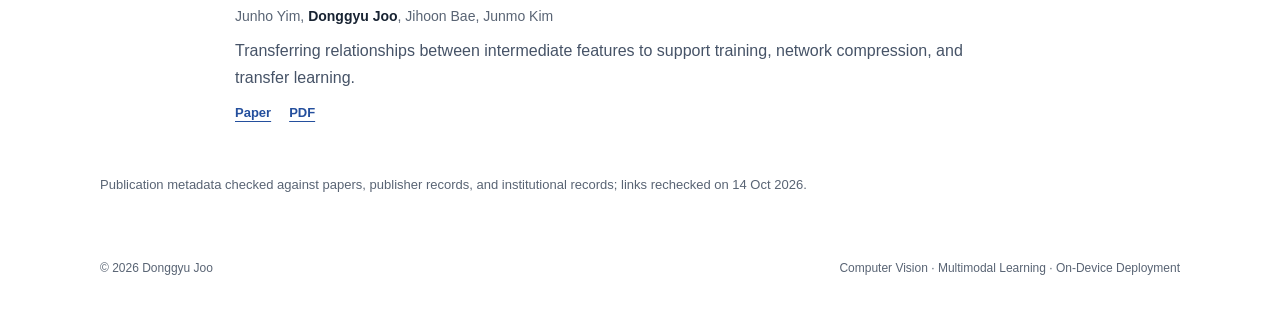
<file: publications.html>
<!doctype html>
<html lang="en"><head><meta charset="utf-8"><meta name="viewport" content="width=device-width, initial-scale=1"><title>Publications | Donggyu Joo</title><meta name="description" content="Publications by Donggyu Joo on model compression, computer vision, continual learning, and generative modeling."><meta name="theme-color" content="#244f9d"><meta property="og:title" content="Publications | Donggyu Joo"><meta property="og:description" content="Publications by Donggyu Joo on model compression, computer vision, continual learning, and generative modeling."><meta property="og:type" content="website"><link rel="icon" href="assets/favicon.svg" type="image/svg+xml"><link rel="stylesheet" href="assets/style.css?v=68a4f2c859ad"></head>
<body><a class="skip" href="#main">Skip to content</a><header class="header"><div class="wrap nav"><a class="brand" href="index.html">Donggyu Joo <span>주동규</span></a><nav class="nav-links" aria-label="Main navigation"><a href="index.html#about">About</a><a href="index.html#experience">Experience</a><a href="publications.html" aria-current="page">Publications</a><a href="patents.html">Patents</a><a href="index.html#contact">Contact</a><a class="nav-cv" href="assets/CV_DonggyuJoo.pdf" download data-goatcounter-click="cv-download" data-goatcounter-title="CV download click">CV PDF</a></nav></div></header>
<main id="main" class="wrap"><div class="page-intro"><p class="eyebrow">Research</p><h1>Publications</h1><p>Work on efficient networks, knowledge transfer, continual learning, and visual generation.</p><p class="small-note">* Equal contribution. Preprints and published versions are listed once.</p></div><p class="citation-summary"><a href="https://scholar.google.com/citations?user=C5ULtbwAAAAJ&amp;hl=en">2,946 total citations</a> <span>· Google Scholar · 23 Nov 2026</span></p><section class="year-block" aria-labelledby="year-2023"><h2 id="year-2023">2023</h2><div><article class="pub" id="cartoon"><div class="venue">ICIP 2023</div><div><div class="pub-heading"><h3><a href="https://doi.org/10.1109/ICIP49359.2023.10223141">Training Cartoonization Network without Cartoon</a></h3><span class="citation-count" title="Google Scholar · 23 Nov 2026">1 citation</span></div><p class="authors">Doyeon Kim, Dongyeun Lee, <strong>Donggyu Joo</strong>, Junmo Kim</p><p class="summary">Learning to cartoonize photographs through regions and edges, without a collected cartoon training dataset.</p><div class="links"><a href="https://doi.org/10.1109/ICIP49359.2023.10223141">Paper</a></div></div></article></div></section><section class="year-block" aria-labelledby="year-2022"><h2 id="year-2022">2022</h2><div><article class="pub" id="metrics"><div class="venue">ICIP 2022</div><div><div class="pub-heading"><h3><a href="https://doi.org/10.1109/ICIP46576.2022.9898051">Which Metrics for Network Pruning: Final Accuracy? Or Accuracy Drop?</a></h3><span class="citation-count" title="Google Scholar · 23 Nov 2026">5 citations</span></div><p class="authors"><strong>Donggyu Joo</strong>, Sunghyun Baek, Junmo Kim</p><p class="summary">Examining how the choice of baseline changes pruning evaluations, and proposing evaluation across multiple baselines.</p><div class="links"><a href="https://doi.org/10.1109/ICIP46576.2022.9898051">Paper</a></div></div></article><article class="pub" id="lcaf"><div class="venue">CVPR Workshops 2022 · ECV</div><div><div class="pub-heading"><h3><a href="https://openaccess.thecvf.com/content/CVPR2022W/ECV/html/Joo_Linear_Combination_Approximation_of_Feature_for_Channel_Pruning_CVPRW_2022_paper.html">Linear Combination Approximation of Feature for Channel Pruning</a></h3><span class="citation-count" title="Google Scholar · 23 Nov 2026">12 citations</span></div><p class="authors"><strong>Donggyu Joo</strong>, Doyeon Kim, Eojindl Yi, Junmo Kim</p><p class="summary">Pruning redundant feature maps using linear approximation and compensating for their removal through weight modification.</p><div class="links"><a href="https://openaccess.thecvf.com/content/CVPR2022W/ECV/html/Joo_Linear_Combination_Approximation_of_Feature_for_Channel_Pruning_CVPRW_2022_paper.html">Paper</a><a href="https://openaccess.thecvf.com/content/CVPR2022W/ECV/papers/Joo_Linear_Combination_Approximation_of_Feature_for_Channel_Pruning_CVPRW_2022_paper.pdf">PDF</a></div></div></article><article class="pub" id="glp"><div class="venue">arXiv preprint · 2022</div><div><div class="pub-heading"><h3><a href="https://arxiv.org/abs/2201.07436">Global-Local Path Networks for Monocular Depth Estimation with Vertical CutDepth</a></h3><span class="citation-count" title="Google Scholar · 23 Nov 2026">240 citations</span></div><p class="authors">Doyeon Kim, Woonghyun Ka, Pyungwhan Ahn, <strong>Donggyu Joo</strong>, Sehwan Chun, Junmo Kim</p><p class="summary">Combining global context and local detail for depth estimation from a single image.</p><div class="links"><a href="https://arxiv.org/abs/2201.07436">Paper</a><a href="https://arxiv.org/pdf/2201.07436">PDF</a></div></div></article></div></section><section class="year-block" aria-labelledby="year-2021"><h2 id="year-2021">2021</h2><div><article class="pub" id="lrf"><div class="venue">AAAI 2021</div><div><div class="pub-heading"><h3><a href="https://ojs.aaai.org/index.php/AAAI/article/view/16978">Linearly Replaceable Filters for Deep Network Channel Pruning</a></h3><span class="citation-count" title="Google Scholar · 23 Nov 2026">53 citations</span></div><p class="authors"><strong>Donggyu Joo</strong>, Eojindl Yi, Sunghyun Baek, Junmo Kim</p><p class="summary">Making networks smaller by removing filters that other filters can approximate, then compensating for the removed weights.</p><div class="links"><a href="https://ojs.aaai.org/index.php/AAAI/article/view/16978">Paper</a><a href="https://ojs.aaai.org/index.php/AAAI/article/download/16978/16785">PDF</a></div></div></article><article class="pub" id="slimming"><div class="venue">ICPR 2020</div><div><div class="pub-heading"><h3><a href="https://doi.org/10.1109/ICPR48806.2021.9413075">Slimming ResNet by Slimming Shortcut</a></h3><span class="citation-count" title="Google Scholar · 23 Nov 2026">1 citation</span></div><p class="authors"><strong>Donggyu Joo</strong>, Doyeon Kim, Junmo Kim</p><p class="summary">Enabling channel pruning in both the residual blocks and shortcut connections of ResNet.</p><div class="links"><a href="https://doi.org/10.1109/ICPR48806.2021.9413075">Paper</a><a href="https://ailb-web.ing.unimore.it/icpr/media/posters/11805.pdf">Poster</a></div></div></article><article class="pub" id="depth"><div class="venue">ICPR 2020</div><div><div class="pub-heading"><h3><a href="https://doi.org/10.1109/ICPR48806.2021.9412108">Delivering Meaningful Representation for Monocular Depth Estimation</a></h3><span class="citation-count" title="Google Scholar · 23 Nov 2026">0 citations</span></div><p class="authors">Doyeon Kim, <strong>Donggyu Joo</strong>, Junmo Kim</p><p class="summary">Connecting encoder and decoder representations to improve monocular depth estimation.</p><div class="links"><a href="https://doi.org/10.1109/ICPR48806.2021.9412108">Paper</a></div></div></article></div></section><section class="year-block" aria-labelledby="year-2020"><h2 id="year-2020">2020</h2><div><article class="pub" id="ekfac"><div class="venue">CVPR 2020</div><div><div class="pub-heading"><h3><a href="https://openaccess.thecvf.com/content_CVPR_2020/html/Lee_Continual_Learning_With_Extended_Kronecker-Factored_Approximate_Curvature_CVPR_2020_paper.html">Continual Learning with Extended Kronecker-factored Approximate Curvature</a></h3><span class="citation-count" title="Google Scholar · 23 Nov 2026">105 citations</span></div><p class="authors">Janghyeon Lee, Hyeong Gwon Hong, <strong>Donggyu Joo</strong>, Junmo Kim</p><p class="summary">Accounting for batch normalization in curvature approximation to retain knowledge when learning new tasks.</p><div class="links"><a href="https://openaccess.thecvf.com/content_CVPR_2020/html/Lee_Continual_Learning_With_Extended_Kronecker-Factored_Approximate_Curvature_CVPR_2020_paper.html">Paper</a><a href="https://openaccess.thecvf.com/content_CVPR_2020/papers/Lee_Continual_Learning_With_Extended_Kronecker-Factored_Approximate_Curvature_CVPR_2020_paper.pdf">PDF</a></div></div></article><article class="pub" id="rescl"><div class="venue">AAAI 2020</div><div><div class="pub-heading"><h3><a href="https://ojs.aaai.org/index.php/AAAI/article/view/5884">Residual Continual Learning</a></h3><span class="citation-count" title="Google Scholar · 23 Nov 2026">32 citations</span></div><p class="authors">Janghyeon Lee, <strong>Donggyu Joo</strong>, Hyeong Gwon Hong, Junmo Kim</p><p class="summary">Balancing old and new tasks through network reparameterization without increasing network size.</p><div class="links"><a href="https://ojs.aaai.org/index.php/AAAI/article/view/5884">Paper</a><a href="https://ojs.aaai.org/index.php/AAAI/article/download/5884/5740">PDF</a></div></div></article><article class="pub" id="tivgan"><div class="venue">IEEE Access · 2020</div><div><div class="pub-heading"><h3><a href="https://doi.org/10.1109/ACCESS.2020.3017881">TiVGAN: Text to Image to Video Generation with Step-by-Step Evolutionary Generator</a></h3><span class="citation-count" title="Google Scholar · 23 Nov 2026">106 citations</span></div><p class="authors">Doyeon Kim<sup>*</sup>, <strong>Donggyu Joo</strong><sup>*</sup>, Junmo Kim</p><p class="summary">Progressively training a generator from individual frames to text-conditioned video.</p><div class="links"><a href="https://doi.org/10.1109/ACCESS.2020.3017881">Paper</a><a href="https://arxiv.org/pdf/2009.02018">PDF</a></div></div></article></div></section><section class="year-block" aria-labelledby="year-2018"><h2 id="year-2018">2018</h2><div><article class="pub" id="fusion"><div class="venue">CVPR 2018</div><div><div class="pub-heading"><h3><a href="https://openaccess.thecvf.com/content_cvpr_2018/html/Joo_Generating_a_Fusion_CVPR_2018_paper.html">Generating a Fusion Image: One’s Identity and Another’s Shape</a></h3><span class="citation-count" title="Google Scholar · 23 Nov 2026">53 citations</span></div><p class="authors"><strong>Donggyu Joo</strong><sup>*</sup>, Doyeon Kim<sup>*</sup>, Junmo Kim</p><p class="summary">Generating an image that combines the identity of one input with the shape of another, without paired supervision.</p><div class="links"><a href="https://openaccess.thecvf.com/content_cvpr_2018/html/Joo_Generating_a_Fusion_CVPR_2018_paper.html">Paper</a><a href="https://openaccess.thecvf.com/content_cvpr_2018/papers/Joo_Generating_a_Fusion_CVPR_2018_paper.pdf">PDF</a></div></div></article><article class="pub" id="nss"><div class="venue">BMVC 2018</div><div><div class="pub-heading"><h3><a href="http://bmvc2018.org/contents/papers/0058.pdf">Unconstrained Control of Feature Map Size Using Non-integer Strided Sampling</a></h3><span class="citation-count" title="Google Scholar · 23 Nov 2026">2 citations</span></div><p class="authors"><strong>Donggyu Joo</strong>, Junho Yim, Junmo Kim</p><p class="summary">Allowing more flexible feature-map sizes through non-integer strided sampling.</p><div class="links"><a href="http://bmvc2018.org/contents/papers/0058.pdf">Paper</a></div></div></article></div></section><section class="year-block" aria-labelledby="year-2017"><h2 id="year-2017">2017</h2><div><article class="pub" id="gift"><div class="venue">CVPR 2017</div><div><div class="pub-heading"><h3><a href="https://openaccess.thecvf.com/content_cvpr_2017/html/Yim_A_Gift_From_CVPR_2017_paper.html">A Gift from Knowledge Distillation: Fast Optimization, Network Minimization and Transfer Learning</a></h3><span class="citation-count" title="Google Scholar · 23 Nov 2026">2,336 citations</span></div><p class="authors">Junho Yim, <strong>Donggyu Joo</strong>, Jihoon Bae, Junmo Kim</p><p class="summary">Transferring relationships between intermediate features to support training, network compression, and transfer learning.</p><div class="links"><a href="https://openaccess.thecvf.com/content_cvpr_2017/html/Yim_A_Gift_From_CVPR_2017_paper.html">Paper</a><a href="https://openaccess.thecvf.com/content_cvpr_2017/papers/Yim_A_Gift_From_CVPR_2017_paper.pdf">PDF</a></div></div></article></div></section><p class="small-note archive-end">Publication metadata checked against papers, publisher records, and institutional records; links rechecked on 14 Oct 2026.</p></main><footer class="wrap footer"><span>© 2026 Donggyu Joo</span><span>Computer Vision · Multimodal Learning · On-Device Deployment</span></footer></body></html>
</file>
<file: assets/style.css>
:root{--ink:#182332;--text:#465367;--muted:#596474;--blue:#244f9d;--line:#dbe1e8;--soft:#f2f5fa;--paper:#fff;--max:1080px}*{box-sizing:border-box}html{scroll-padding-top:100px}body{margin:0;color:var(--ink);background:var(--paper);font-family:Inter,"Helvetica Neue",Arial,sans-serif;font-size:1rem;line-height:1.65;-webkit-font-smoothing:antialiased}a{color:var(--blue);text-decoration-thickness:1px;text-underline-offset:4px}a:hover{color:#102e66}a:focus-visible,summary:focus-visible{outline:3px solid #326ac3;outline-offset:5px;border-radius:2px}.wrap{width:min(var(--max),calc(100% - 72px));margin:auto}.skip{position:absolute;left:20px;top:-100px;background:white;padding:12px;z-index:5}.skip:focus{top:10px}.header{border-bottom:1px solid var(--line);background:#fff}.nav{display:flex;align-items:center;justify-content:space-between;min-height:88px;gap:24px}.brand{font-size:1.1875rem;font-weight:650;letter-spacing:-.5px;text-decoration:none;color:var(--ink);white-space:nowrap}.brand span{font-weight:400;color:var(--muted);font-size:0.875rem;margin-left:10px}.nav-links{display:flex;gap:27px;align-items:center;flex-wrap:wrap}.nav-links a{font-size:0.875rem;text-decoration:none;color:var(--muted);padding:10px 0}.nav-links a:hover,.nav-links a[aria-current]{color:var(--blue)}.nav-links .nav-cv{border:1px solid var(--line);padding:8px 15px;color:var(--ink);border-radius:4px}.hero{padding:78px 0 64px;display:grid;grid-template-columns:1fr 200px;gap:78px;align-items:start}.eyebrow{font-size:0.75rem;letter-spacing:.13em;font-weight:650;color:var(--blue);margin:0 0 16px}h1,h2,h3,p{margin-top:0}h1{font-size:3.5rem;line-height:1.12;letter-spacing:-2.8px;font-weight:550;margin-bottom:16px}.role{font-size:1.1875rem;margin-bottom:24px;color:var(--muted)}.hero .intro{font-size:1.4375rem;line-height:1.5;letter-spacing:-.5px;max-width:660px;margin-bottom:18px}.hero .bio{max-width:650px;color:var(--muted);margin-bottom:28px}.portrait{margin:0;padding-top:6px}.portrait img{width:200px;height:255px;object-fit:cover;object-position:center 35%;border-radius:5px;border:1px solid var(--line);display:block}.portrait figcaption{font-size:0.8125rem;color:var(--muted);padding-top:12px}.links{display:flex;gap:22px;flex-wrap:wrap;align-items:center}.links a{font-size:0.875rem;font-weight:550}.button{display:inline-block;background:var(--blue);color:white;padding:10px 19px;border-radius:4px;text-decoration:none}.button:hover{background:#183b7c;color:white}.focus-strip{display:grid;grid-template-columns:repeat(3,1fr);border-top:1px solid var(--line);border-bottom:1px solid var(--line);padding:25px 0;gap:32px;margin-bottom:4px}.focus-strip p{margin:0}.focus-strip .label{font-size:0.75rem;color:var(--muted);letter-spacing:.08em;margin-bottom:5px}.focus-strip .value{font-size:1.0625rem;font-weight:500}.section{padding:64px 0;border-bottom:1px solid var(--line);scroll-margin-top:20px}.section-heading{display:flex;align-items:baseline;justify-content:space-between;gap:20px;margin-bottom:32px}h2{font-size:1.875rem;line-height:1.25;letter-spacing:-.9px;font-weight:550;margin-bottom:0}.section-heading a{font-size:0.875rem;white-space:nowrap}.section-kicker{font-size:0.75rem;letter-spacing:.06em;color:var(--muted);margin-bottom:8px}h3{font-size:1.1875rem;line-height:1.45;letter-spacing:-.25px;font-weight:600;margin-bottom:8px}.period{color:var(--muted);font-size:0.875rem}.org{font-size:1.4375rem;margin:0 0 4px;font-weight:550}.position{margin:0;color:var(--muted)}.pub{display:grid;grid-template-columns:155px 1fr;gap:30px;padding:26px 0;border-bottom:1px solid var(--line)}.pub:first-child{padding-top:0}.pub:last-child{border-bottom:0;padding-bottom:0}.pub .venue{font-size:0.875rem;font-weight:600;color:var(--blue);padding-top:3px}.pub .topic{display:block;color:var(--muted);font-size:0.75rem;font-weight:400;line-height:1.5;margin-top:7px}.pub h3{font-size:1.125rem;margin-bottom:7px}.pub h3 a{color:var(--ink);text-decoration:none}.pub h3 a:hover{color:var(--blue);text-decoration:underline}.authors{font-size:0.875rem;color:var(--muted);margin-bottom:10px}.authors strong{font-weight:600;color:var(--ink)}.summary{font-size:1rem;color:var(--muted);margin-bottom:11px;max-width:760px}.pub .links{gap:18px}.pub .links a{font-size:0.8125rem}.small-note{font-size:0.8125rem;color:var(--muted);margin:20px 0 0}.projects{display:grid;grid-template-columns:1fr 1fr;gap:24px}.project{border:1px solid var(--line);padding:28px;border-radius:5px}.project p{color:var(--muted);font-size:1rem}.project .eyebrow{font-size:0.75rem}.project h3{font-size:1.3125rem}.two-column{display:grid;grid-template-columns:1fr 1fr;gap:64px}.education-row{margin:24px 0 0}.education-row p{margin:0;color:var(--muted);font-size:0.875rem}.education-row h3{font-size:1rem;margin-bottom:3px}.patent-feature{margin:24px 0}.patent-feature h3{font-size:1rem}.patent-feature p{font-size:0.8125rem;color:var(--muted);margin:0}.contact{background:var(--soft);margin-top:64px;padding:28px 40px;border-radius:6px;display:flex;justify-content:space-between;align-items:center;gap:36px}.contact h2{font-size:1.625rem}.contact p{margin:12px 0 0;max-width:560px;color:var(--muted)}.contact .links{min-width:220px;justify-content:flex-end}.footer{padding:32px 0 40px;display:flex;justify-content:space-between;gap:20px;color:var(--muted);font-size:0.75rem}.page-intro{padding:64px 0 44px;max-width:800px}.page-intro h1{font-size:2.875rem;letter-spacing:-1.6px}.page-intro p:not(.eyebrow){color:var(--muted)}.year-block{display:grid;grid-template-columns:100px 1fr;gap:35px;padding:30px 0;border-top:1px solid var(--line)}.year-block h2{font-size:1.5rem}.year-block .pub{grid-template-columns:1fr;gap:8px}.year-block .venue{font-size:0.75rem}.year-block .pub h3{font-size:1.125rem}.patent{padding:30px 0;border-top:1px solid var(--line)}.patent h2{font-size:1.3125rem;margin:9px 0}.status{font-size:0.75rem;letter-spacing:.06em;color:var(--blue)}.patent dl{display:grid;grid-template-columns:160px 1fr;gap:6px 20px;font-size:0.875rem;margin:20px 0}.patent dt{color:var(--muted)}.patent dd{margin:0;overflow-wrap:anywhere}.notice{padding:20px 24px;background:var(--soft);border-left:3px solid var(--blue);font-size:0.875rem;color:var(--muted);margin:30px 0}.notice p:last-child{margin-bottom:0}.research-figure{margin:0 0 28px;padding:24px;border:1px solid var(--line);border-radius:5px}.research-figure img{width:100%;height:auto;max-height:300px;object-fit:contain}.research-figure figcaption{font-size:0.75rem;color:var(--muted);margin-top:14px}.research-figure a{color:inherit}.archive-end{padding-bottom:32px}sup{font-size:0.6875rem}details{margin-top:12px}summary{cursor:pointer;color:var(--blue);font-size:0.8125rem}
@media(min-width:1500px){.hero{padding-top:94px}}@media(max-width:900px){.nav{align-items:flex-start;padding:24px 0;gap:20px}.nav-links{gap:16px;justify-content:flex-end}.brand span{display:none}.hero{gap:40px;grid-template-columns:1fr 160px}h1{font-size:2.8125rem}.portrait img{width:160px;height:204px}.hero .intro{font-size:1.3125rem}.two-column{gap:35px}.contact{padding:24px 30px;gap:20px;align-items:flex-start;flex-direction:column}.contact .links{justify-content:flex-start}}@media(max-width:620px){.wrap{width:calc(100% - 40px)}.nav{display:block;padding:18px 0}.nav-links{margin-top:12px;gap:9px 19px;justify-content:flex-start}.nav-links a{padding:5px 0;font-size:0.8125rem}.nav-links .nav-cv{padding:4px 10px}.hero{padding:38px 0 32px;grid-template-columns:1fr 90px;gap:12px 20px}.hero-copy{display:contents}.hero .eyebrow{grid-column:1 / -1;font-size:0.6875rem;margin:0 0 6px}.hero h1{grid-column:1;grid-row:2;font-size:2.1875rem;letter-spacing:-1.7px;margin:0;align-self:end}.hero .role{grid-column:1;grid-row:3;font-size:1rem;margin:0;align-self:start;line-height:1.5}.portrait{grid-column:2;grid-row:2 / 4;padding:0}.portrait img{width:90px;height:115px}.portrait figcaption{display:none}.hero .intro{grid-column:1 / -1;font-size:1.25rem;margin:15px 0 0}.hero .bio{grid-column:1 / -1;font-size:1rem;margin:0}.hero .links{grid-column:1 / -1;margin-top:12px;gap:16px}.focus-strip{grid-template-columns:1fr;gap:17px;padding:24px 0}.focus-strip .label{font-size:0.6875rem;margin:0}.focus-strip .value{font-size:1rem}.section{padding:38px 0}.section-heading{gap:12px;flex-wrap:wrap;margin-bottom:24px}h2{font-size:1.625rem}.org{font-size:1.375rem}.pub{grid-template-columns:1fr;gap:10px;padding:24px 0}.pub .topic{display:inline;margin-left:12px}.pub h3{font-size:1.0625rem}.authors{font-size:0.8125rem}.summary{font-size:1rem}.projects,.two-column{grid-template-columns:1fr;gap:28px}.project{padding:24px}.contact{margin-top:38px;padding:20px 24px;gap:14px}.contact h2{font-size:1.5rem}.contact p{font-size:1rem}.contact .links{min-width:0;gap:16px}.footer{flex-direction:column;gap:6px;padding-bottom:28px}.page-intro{padding:38px 0 28px}.page-intro h1{font-size:2.375rem}.year-block{grid-template-columns:1fr;gap:24px}.patent dl{grid-template-columns:1fr;gap:2px}.patent dd{margin-bottom:10px}.patent h2{font-size:1.25rem}.research-figure{padding:16px}}
body{overflow-wrap:break-word}.hero>*{min-width:0}
@media(max-width:620px){.hero{grid-template-columns:minmax(0,1fr) 90px}.hero h1{grid-column:1 / -1;overflow-wrap:anywhere}.portrait{grid-row:3}.hero .role{align-self:center}.section-heading a{white-space:normal}.links a{overflow-wrap:anywhere}}
@media(prefers-reduced-motion:reduce){*{scroll-behavior:auto!important}}@media print{.header,.footer,.contact,.skip{display:none}body{font-size:10pt}.wrap{width:100%}.hero{padding:20px 0}.section{padding:20px 0}.pub,.project,.patent{break-inside:avoid}.links a{color:#000}.hero h1{font-size:32pt}}

/* Subtle section boundaries, retaining the original white-and-blue layout. */
.section{border-bottom:2px solid var(--line)}
.section-heading h2,.two-column h2{min-width:0;max-width:100%;border-left:3px solid #8ca5cb;padding-left:14px}
.focus-strip{background:#f7f9fc;padding-left:20px;padding-right:20px;border-radius:4px}
.two-column>div+div{border-left:1px solid var(--line);padding-left:32px}
.education-row .thesis{margin-top:7px;line-height:1.6}
.education-row .thesis span{color:var(--ink)}
@media(max-width:620px){.two-column>div+div{border-left:0;border-top:1px solid var(--line);padding-left:0;padding-top:30px}.focus-strip{padding-left:18px;padding-right:18px}}

/* Employer, deployment summary, and contributions have distinct visual levels. */
.employment{width:100%}
.employment+.employment{margin-top:32px;padding-top:32px;border-top:1px solid var(--line)}
.employment-heading{display:grid;grid-template-columns:minmax(0,1fr) auto;align-items:start;gap:24px;margin-bottom:22px}
.employment-heading h3{font-size:1.25rem;font-weight:600;line-height:1.4;margin:0 0 5px}
.employment-role{font-size:.9375rem;line-height:1.55;margin:0;color:var(--muted)}
.employment-meta{font-size:.8125rem;line-height:1.6;color:var(--muted);margin:2px 0 0;text-align:right}
.employment-meta span{display:block}
.contribution-list{margin-top:26px;display:grid;grid-template-columns:repeat(2,minmax(0,1fr));column-gap:40px;row-gap:22px}
.contribution-row{padding-top:14px;border-top:1px solid var(--line)}
.contribution-row h4{font-size:.9375rem;font-weight:600;line-height:1.5;margin:0 0 6px}
.contribution-row p{font-size:.9375rem;line-height:1.65;margin:0;color:var(--muted)}
@media(max-width:900px){
 .employment-heading{grid-template-columns:1fr;gap:8px}
 .employment-meta{text-align:left;margin:0}
 .employment-meta span{display:inline;margin-left:12px}
}
@media(max-width:620px){
 .employment-heading{margin-bottom:18px}
 .employment-meta span{display:block;margin-left:0}
 .contribution-list{grid-template-columns:1fr;gap:18px}
 .contribution-list{margin-top:22px}
 .contribution-row{padding-top:12px}
}

.profile-links{display:flex;align-items:center;flex-wrap:wrap;gap:22px}
@media(max-width:620px){.profile-links{gap:16px}}

.pub-heading{display:flex;align-items:baseline;justify-content:space-between;gap:14px}
.pub-heading h3{min-width:0;flex:1}
.citation-count{font-size:.8125rem;color:var(--blue);white-space:nowrap;font-weight:500}
.citation-summary{font-size:.8125rem;margin:12px 0 0;color:var(--muted);line-height:1.6}
.citation-summary a{font-weight:600}
.citation-source{font-size:.75rem;color:var(--muted);margin:12px 0 24px}
.education-list,.patent-list{width:100%}
.education-list .education-row{margin:0;padding:22px 0;border-top:1px solid var(--line)}
.education-list .education-row:first-child{padding-top:0;border-top:0}
.education-title{display:grid;grid-template-columns:minmax(0,1fr) auto;align-items:baseline;gap:16px}
.education-identity{min-width:0}
.education-years{white-space:nowrap;text-align:right}
.education-title h3{min-width:0}
.education-title p{font-size:.8125rem}
.education-row .education-school{font-size:.9375rem;font-weight:600;color:var(--text)}
.education-list .thesis{max-width:760px}
.patent-preview{padding:20px 0;border-top:1px solid var(--line)}
.patent-preview:first-child{padding-top:0;border-top:0}
.patent-preview h3{font-size:1rem}
.patent-preview h3 a{color:var(--ink);text-decoration:none}
.patent-preview h3 a:hover{color:var(--blue);text-decoration:underline}
.patent-preview p{font-size:.8125rem;color:var(--muted);margin:0}
@media(max-width:900px){.pub-heading{flex-wrap:wrap;gap:4px}.pub-heading h3{flex-basis:100%}.citation-count{margin-bottom:8px}}

.section-heading>div{min-width:0;max-width:100%}

@media(max-width:620px){.education-title{gap:12px}.education-title h3{margin-bottom:3px}}

.education-row .education-honor{margin-top:7px;font-size:.8125rem}

/* Slightly stronger prose contrast; secondary metadata keeps its quieter tone. */
.hero .bio,.summary,.contribution-row p,.education-row .thesis{color:var(--text)}

/* Separate current product work from the research background. */
.hero .bio p{margin:0}
.hero .bio p+p{margin-top:14px}

.experience-tools{margin:20px 0 0;font-size:.8125rem;color:var(--muted)}
.experience-tools span{font-weight:600}
</file>
